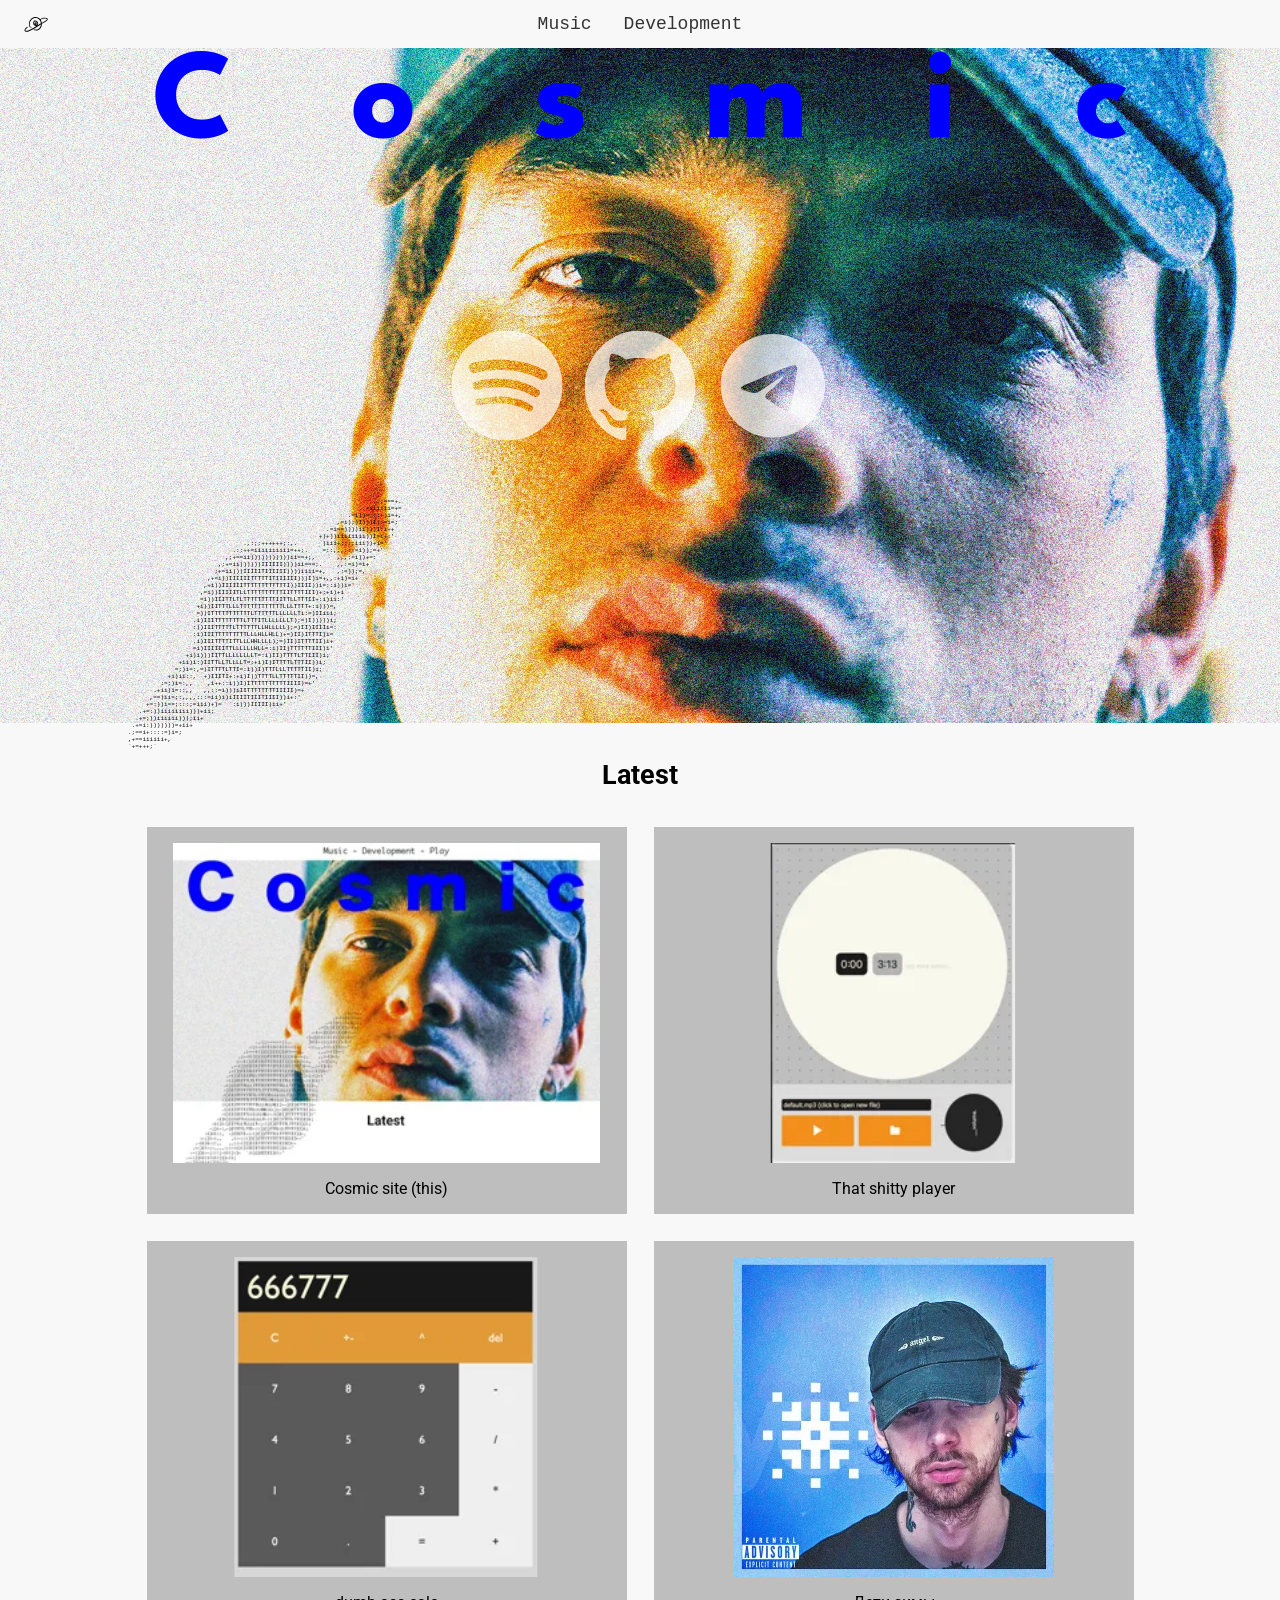
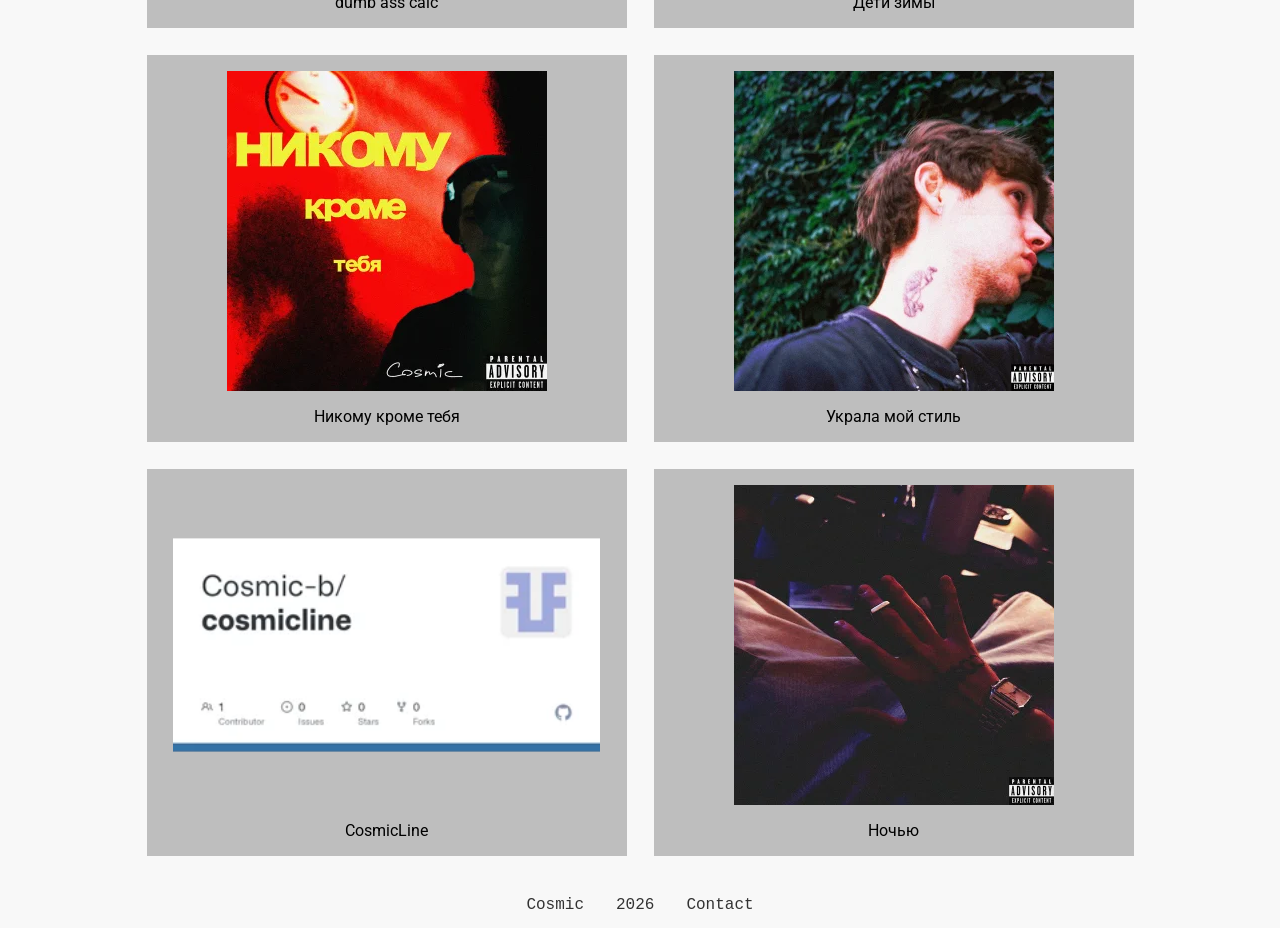
<file: index.html>
<!DOCTYPE html>
<html>
<head>
    <meta charset="UTF-8">
    <meta name="viewport" content="width=device-width, initial-scale=1.0">
    <link rel="icon" type="image/svg+xml" href="./assets/images/logo.svg">
    <link rel="stylesheet" href="./assets/css/base.css">
    <link rel="stylesheet" href="./assets/css/index.css">
    <title>
        Cosmic
    </title>
    <link href="https://fonts.googleapis.com/css2?family=Roboto:ital,wght@0,100..900;1,100..900&display=swap" rel="stylesheet">
    <link rel="preconnect" href="https://fonts.googleapis.com">
    <link rel="preconnect" href="https://fonts.gstatic.com" crossorigin>
    <link href="https://fonts.googleapis.com/css2?family=League+Spartan:wght@100..900&display=swap" rel="stylesheet">
</head>
<body>
    <header>
        <nav id="header-menu">
        <a class="logo-link" href="index.html" aria-label="Cosmic home">
        <svg id="logo" xmlns="http://www.w3.org/2000/svg" width="1024" height="1024" viewBox="0 0 1024 1024" aria-hidden="true">
<g>
<path d="M 82.50 846.30 C57.64,843.03 37.98,830.33 29.20,811.90 C23.64,800.22 22.49,794.64 22.59,780.00 C22.68,765.93 24.62,756.57 30.36,742.49 C38.23,723.19 49.87,707.88 73.65,685.56 C94.75,665.75 105.52,657.56 133.26,640.25 C154.80,626.81 158.21,625.00 161.95,625.00 C165.45,625.00 166.80,625.60 169.60,628.40 C172.86,631.66 173.47,633.56 173.01,638.98 C172.72,642.39 171.19,644.33 163.31,651.26 C132.33,678.55 85.60,725.61 75.78,739.41 C66.05,753.09 60.98,767.08 61.02,780.14 C61.05,788.91 63.08,794.11 68.26,798.65 C74.15,803.83 77.57,804.51 97.00,804.40 C111.84,804.31 116.48,803.88 127.50,801.60 C157.12,795.47 181.54,786.62 234.00,762.99 C323.34,722.75 439.97,657.00 618.00,546.48 C636.42,535.05 666.80,516.52 685.50,505.31 C704.20,494.10 719.91,484.33 720.41,483.60 C722.50,480.54 715.79,447.05 708.85,426.00 C683.40,348.73 630.60,292.09 561.22,267.64 C538.24,259.54 519.80,256.14 494.46,255.31 C460.11,254.18 431.90,259.50 400.23,273.08 C336.15,300.55 282.23,360.71 257.34,432.50 C246.61,463.45 240.38,510.16 242.87,541.00 C246.60,587.15 260.31,618.28 285.19,637.02 C296.99,645.91 301.34,648.13 311.88,650.61 C323.89,653.44 327.00,656.18 327.00,663.91 C327.00,667.88 326.48,669.35 324.17,671.82 C319.33,677.00 315.82,676.96 299.38,671.55 C291.48,668.95 281.53,665.13 277.26,663.06 C248.10,648.95 225.45,615.73 215.54,572.59 C205.94,530.78 207.98,472.19 220.61,426.50 C236.13,370.40 265.93,321.16 307.34,283.18 C389.01,208.29 497.22,190.43 596.00,235.53 C625.44,248.97 648.94,265.09 672.08,287.71 C683.61,298.98 684.96,300.00 688.38,300.00 C690.42,300.00 693.43,300.69 695.05,301.52 C697.99,303.04 698.02,303.03 706.61,296.08 C721.94,283.68 766.67,262.48 794.60,254.39 C842.92,240.38 898.85,240.40 956.28,254.47 C982.53,260.89 993.78,265.88 1003.14,275.24 C1010.77,282.87 1014.33,291.17 1014.81,302.50 C1015.68,322.70 1007.42,339.48 986.00,361.06 C956.71,390.56 909.36,422.64 827.50,468.47 C811.00,477.71 789.85,489.90 780.50,495.55 L 763.50 505.84 L 763.29 514.67 C762.45,549.02 756.27,585.69 746.35,615.00 C733.37,653.38 713.90,685.67 687.02,713.37 C656.48,744.85 624.03,766.69 591.70,777.50 C571.52,784.26 542.26,788.94 520.00,788.98 C505.16,789.00 474.43,785.71 455.00,782.01 C447.12,780.51 419.17,773.10 415.31,771.48 C411.04,769.70 408.01,764.63 408.00,759.28 C408.00,754.19 412.37,748.53 417.33,747.20 C420.29,746.41 435.25,747.18 471.05,749.95 C478.51,750.53 494.03,751.00 505.55,750.99 C553.10,750.96 581.42,744.51 609.13,727.37 C646.03,704.54 675.44,671.53 695.45,630.50 C709.36,601.96 716.48,578.30 720.52,547.18 C721.40,540.40 721.98,534.20 721.81,533.39 C721.58,532.31 719.09,533.44 712.50,537.59 C707.55,540.71 695.40,548.29 685.50,554.45 C675.60,560.60 632.17,587.62 589.00,614.48 C481.79,681.20 444.28,703.58 390.48,732.94 C344.44,758.06 264.88,797.04 220.17,816.39 C179.84,833.84 148.56,842.65 115.14,845.97 C105.18,846.96 88.75,847.13 82.50,846.30 ZM 771.12 455.13 C776.83,451.91 796.12,441.50 814.00,432.00 C866.93,403.87 893.17,388.75 916.00,373.24 C953.47,347.78 976.43,323.73 978.64,307.64 C978.99,305.02 978.75,302.41 978.02,301.04 C974.57,294.59 935.66,283.24 902.00,278.87 C889.60,277.25 854.09,277.25 842.00,278.86 C814.30,282.55 795.69,287.58 767.50,298.99 C743.31,308.78 731.38,315.18 721.01,323.93 C715.79,328.33 711.40,332.30 711.25,332.76 C711.09,333.22 714.21,338.97 718.16,345.55 C736.24,375.58 749.35,410.15 756.53,446.75 C758.07,454.59 759.65,461.00 760.04,461.00 C760.43,461.00 765.42,458.36 771.12,455.13 ZM 483.00 592.04 C458.90,586.89 435.01,572.15 422.19,554.54 C420.18,551.77 416.04,546.53 413.01,542.89 C391.77,517.42 385.90,469.78 398.57,425.75 C411.91,379.42 436.49,360.73 478.47,365.00 C509.27,368.13 531.78,377.52 560.03,399.02 C578.47,413.06 595.18,436.64 602.16,458.49 C611.65,488.21 606.71,520.88 588.71,547.42 C583.29,555.41 571.18,567.94 563.11,573.91 C551.07,582.81 535.19,589.72 520.16,592.60 C510.12,594.52 493.41,594.27 483.00,592.04 ZM 487.27 554.67 C488.77,550.64 490.00,547.04 490.00,546.69 C490.00,546.33 486.40,547.87 482.00,550.12 C477.60,552.37 474.00,554.69 474.00,555.28 C474.00,555.86 473.27,557.14 472.39,558.12 C470.88,559.79 470.96,559.95 473.64,560.54 C475.21,560.89 476.95,561.33 477.50,561.51 C478.05,561.69 479.86,561.88 481.52,561.92 C484.38,562.00 484.69,561.60 487.27,554.67 ZM 523.80 554.94 C544.27,545.58 559.87,529.01 566.61,509.49 C570.41,498.51 570.64,483.16 567.17,472.00 C560.73,451.26 547.26,434.46 525.16,419.61 C513.06,411.48 505.21,407.82 492.50,404.38 C483.89,402.04 480.48,401.65 468.00,401.58 C454.96,401.51 453.10,401.72 449.50,403.66 C438.88,409.39 430.35,425.44 424.84,450.07 C422.81,459.10 422.50,463.12 422.54,480.00 C422.58,501.47 423.51,506.91 429.17,518.82 C432.06,524.91 439.56,534.00 441.69,534.00 C442.26,534.00 442.96,531.38 443.25,528.17 C443.58,524.51 445.10,519.49 447.34,514.63 L 450.91 506.91 L 446.95 503.33 C441.20,498.14 439.54,491.72 440.34,477.79 C440.67,471.89 441.58,465.54 442.35,463.70 C446.05,454.85 457.51,452.35 465.11,458.74 L 468.27 461.40 L 472.38 456.52 C478.64,449.10 502.84,428.26 508.44,425.47 C514.37,422.51 519.76,422.32 524.79,424.89 C534.38,429.79 537.44,440.32 532.86,452.71 C531.03,457.68 528.94,460.27 518.10,471.00 C506.15,482.83 495.15,496.03 484.51,511.30 C481.90,515.04 479.99,518.32 480.25,518.58 C480.51,518.84 488.09,513.50 497.11,506.72 C517.54,491.35 534.49,480.40 540.20,478.87 C551.47,475.86 561.04,483.39 560.98,495.22 C560.93,504.21 554.66,512.05 542.62,518.17 C536.48,521.29 533.41,524.11 526.90,532.59 C523.23,537.38 513.00,556.25 513.00,558.23 C513.00,559.41 516.06,558.48 523.80,554.94 Z" fill="rgba(0,0,0,1)"/>
</g>
</svg>
        </a>
            <ul class="navi">
                <li><a href="music.html">Music</a></li>
                <li><a href="dev.html">Development</a></li>
            </ul>
            <div id="compensate"></div>
        </nav>
    </header>
    <div class="hero">
        <h1>Cosmic</h1>
        <nav class="hero-cta" aria-label="Cosmic social links">
            <a class="hero-cta__link" href="https://open.spotify.com/artist/3xP0LKYNEQC7wCrUZuH3N1?si=NHLCupB8RtOrpmTuNDvZfg" aria-label="Listen to Cosmic on Spotify">
                <img src="./assets/images/social/spotify.svg" alt="" aria-hidden="true">
            </a>
            <a class="hero-cta__link" href="https://github.com/Cosmic-b" target="_blank" rel="noopener noreferrer" aria-label="View Cosmic on GitHub">
                <img src="./assets/images/social/github.svg" alt="" aria-hidden="true">
            </a>
            <a class="hero-cta__link" href="https://t.me/Cosmic_b" target="_blank" rel="noopener noreferrer" aria-label="Contact Cosmic on Telegram">
                <img src="./assets/images/social/telegram.svg" alt="" aria-hidden="true">
            </a>
        </nav>
    </div>
    <div class="ascii-art"><pre>                                                                    ..;===+.
                                                                .:=iiiiii=+=
                                                             .=i))=;::+)i=+,
                                                          ,=i);)I)))I):=i=;
                                                       .=i==))))ii)))I:i++
                                                     +)+))iiiiiiii))I=i+:'
                                .,:;;++++++;:,.       )iii+:::;iii))+i='
                             .:;++=iiiiiiiiii=++;.    =::,,,:::=i));=+'
                           ,;+==ii)))))))))))ii==+;,      ,,,:=i))+=:
                         ,;+=ii))))))IIIIII))))ii===;.    ,,:=i)=i+
                        ;+=ii)))IIIIITIIIIII))))iiii=+,   ,:=));=,
                      ,+=i))IIIIIITTTTTITIIIIII)))I)i=+,,:+i)=i+
                     ,+i))IIIIIITTTTTTTTTTTTI))IIII))i=::i))i='
                    ,=i))IIIIITLLTTTTTTTTTTIITTTTIII)+;+i)+i`
                    =i))IIITTLTLTTTTTTTTTIITTLLTTTII+:i)ii:'
                   +i))IITTTLLLTTTTTTTTTTTTLLLTTTT+:i)))=,
                   =))ITTTTTTTTTTTLTTTTTTLLLLLLTi:=)IIiii;
                  .i)IIITTTTTTTTLTTTITLLLLLLLT);=)I)))))i;
                  :))IIITTTTTLTTTTTTLLHLLLLL);=)II)IIIIi=:
                  :i)IIITTTTTTTTTLLLHLLHLL)+=)II)ITTTI)i=
                  .i)IIITTTTITTLLLHHLLLL);=)II)ITTTTII)i+
                  =i)IIIIIITTLLLLLLHLL=:i)II)TTTTTTIII)i'
                +i)i)))IITTLLLLLLLLT=:i)II)TTTTLTTIII)i;
              +ii)i:)IITTLLTLLLLT=;+i)I)ITTTTLTTTII))i;
             =;)i=:,=)ITTTTLTTI=:i))I)TTTLLLTTTTTII)i;
           +i)ii::,  +)IIITI+:+i)I))TTTTLLTTTTTII))=,
         :=;)i=:,,    ,i++::i))I)ITTTTTTTTTTIIII)=+'
       .+ii)i=::,,   ,,::=i)))iIITTTTTTTTIIIII)=+
      ,==)ii=;:,,,,:::=ii)i)iIIIITIIITIIII))i+:'
     +=:))i==;:::;=iii)+)=  `:i)))IIIII)ii+'
   .+=:))iiiiiiii)))+ii;
  .+=;))iiiiii)));ii+
 .+=i:)))))))=+ii+
.;==i+::::=)i=;
,+==iiiiii+,
`+=+++;`
</pre></div>
    <div id='main-block'>
        <h2>Latest</h2>
        <div
            id="project-list"
            data-project-list
            data-project-limit="8"
            data-card-class="project-preview"
            data-image-class="thumbnail"
        >
        </div>
    </div>
    <footer>
        <nav id="footer-menu">
            <ul class="navi">
                <li><a href="#">Cosmic</a></li>
                <li><span class="footer-year">2026</span></li>
                <li><a href="#contact" data-contact-link>Contact</a></li>
            </ul>
        </nav>
    </footer>
    <script src="./main.js?v=20260731"></script>
</body>
</html>
</file>
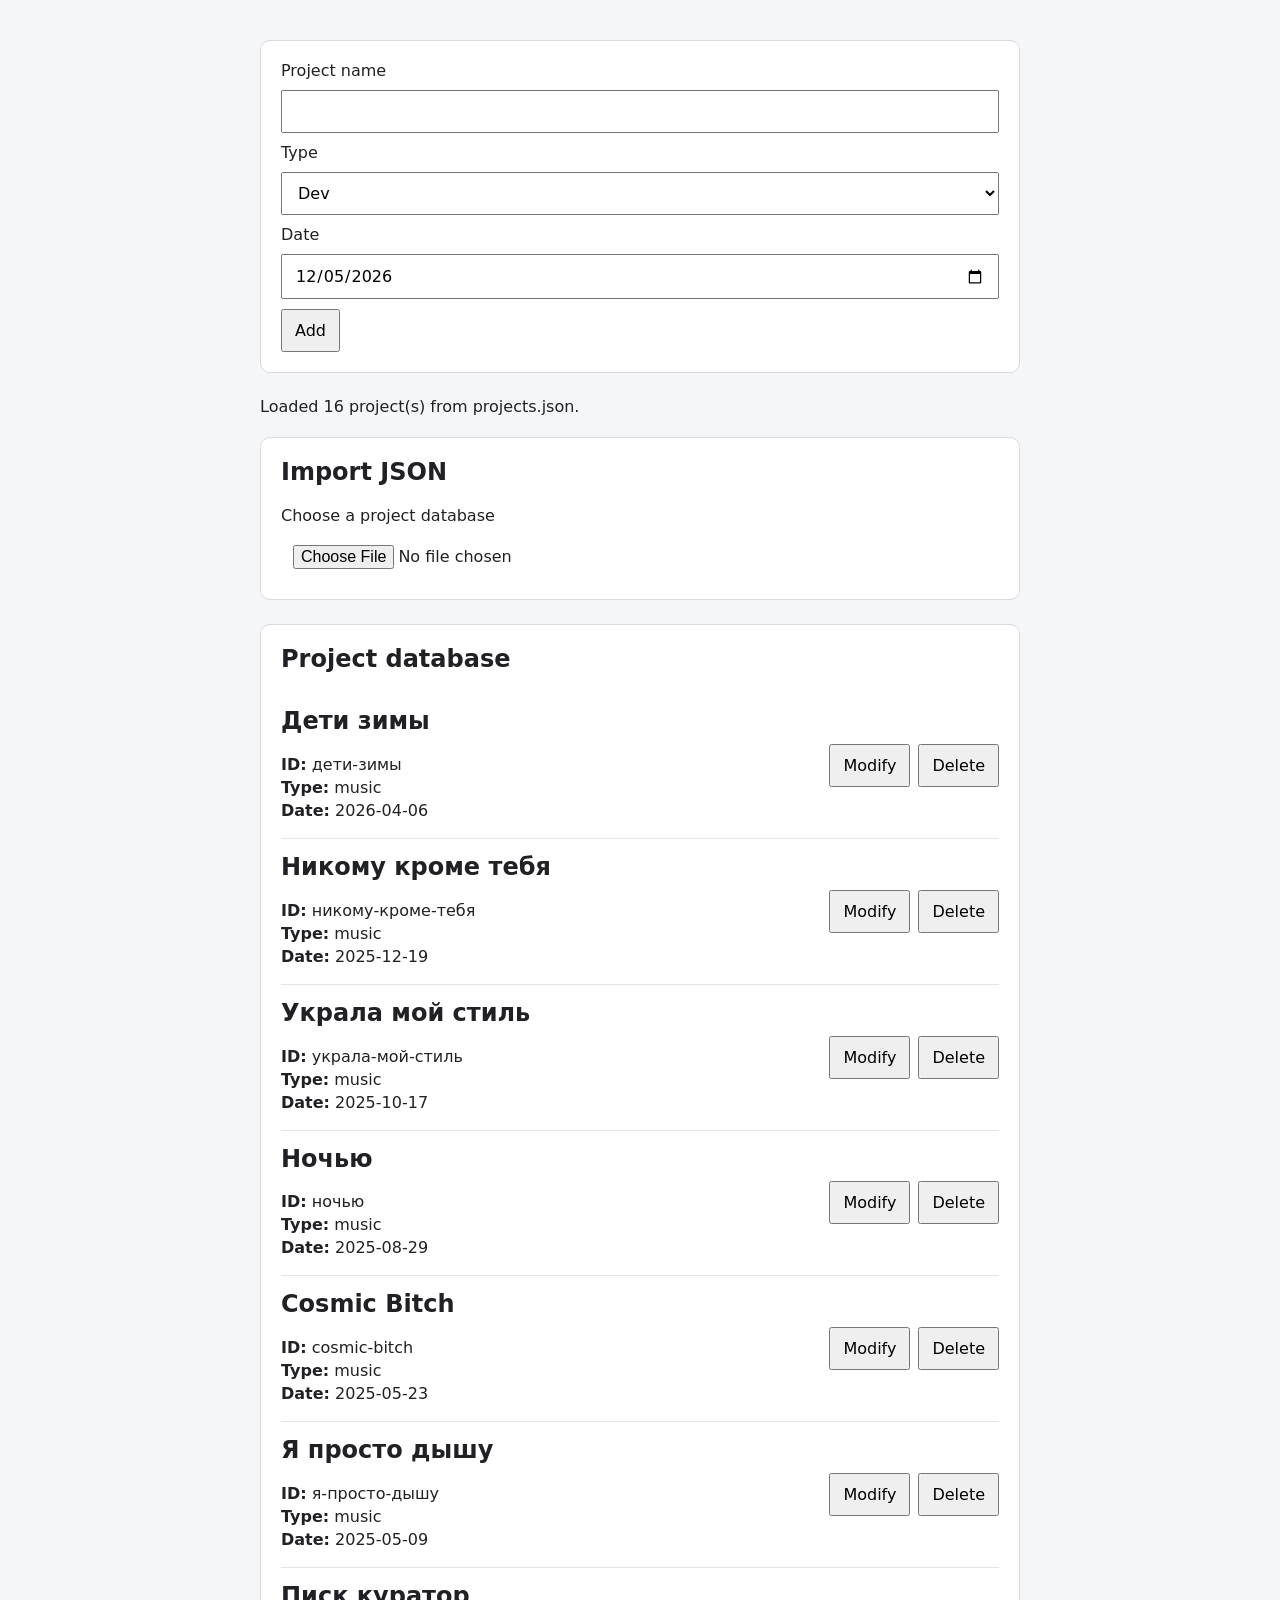
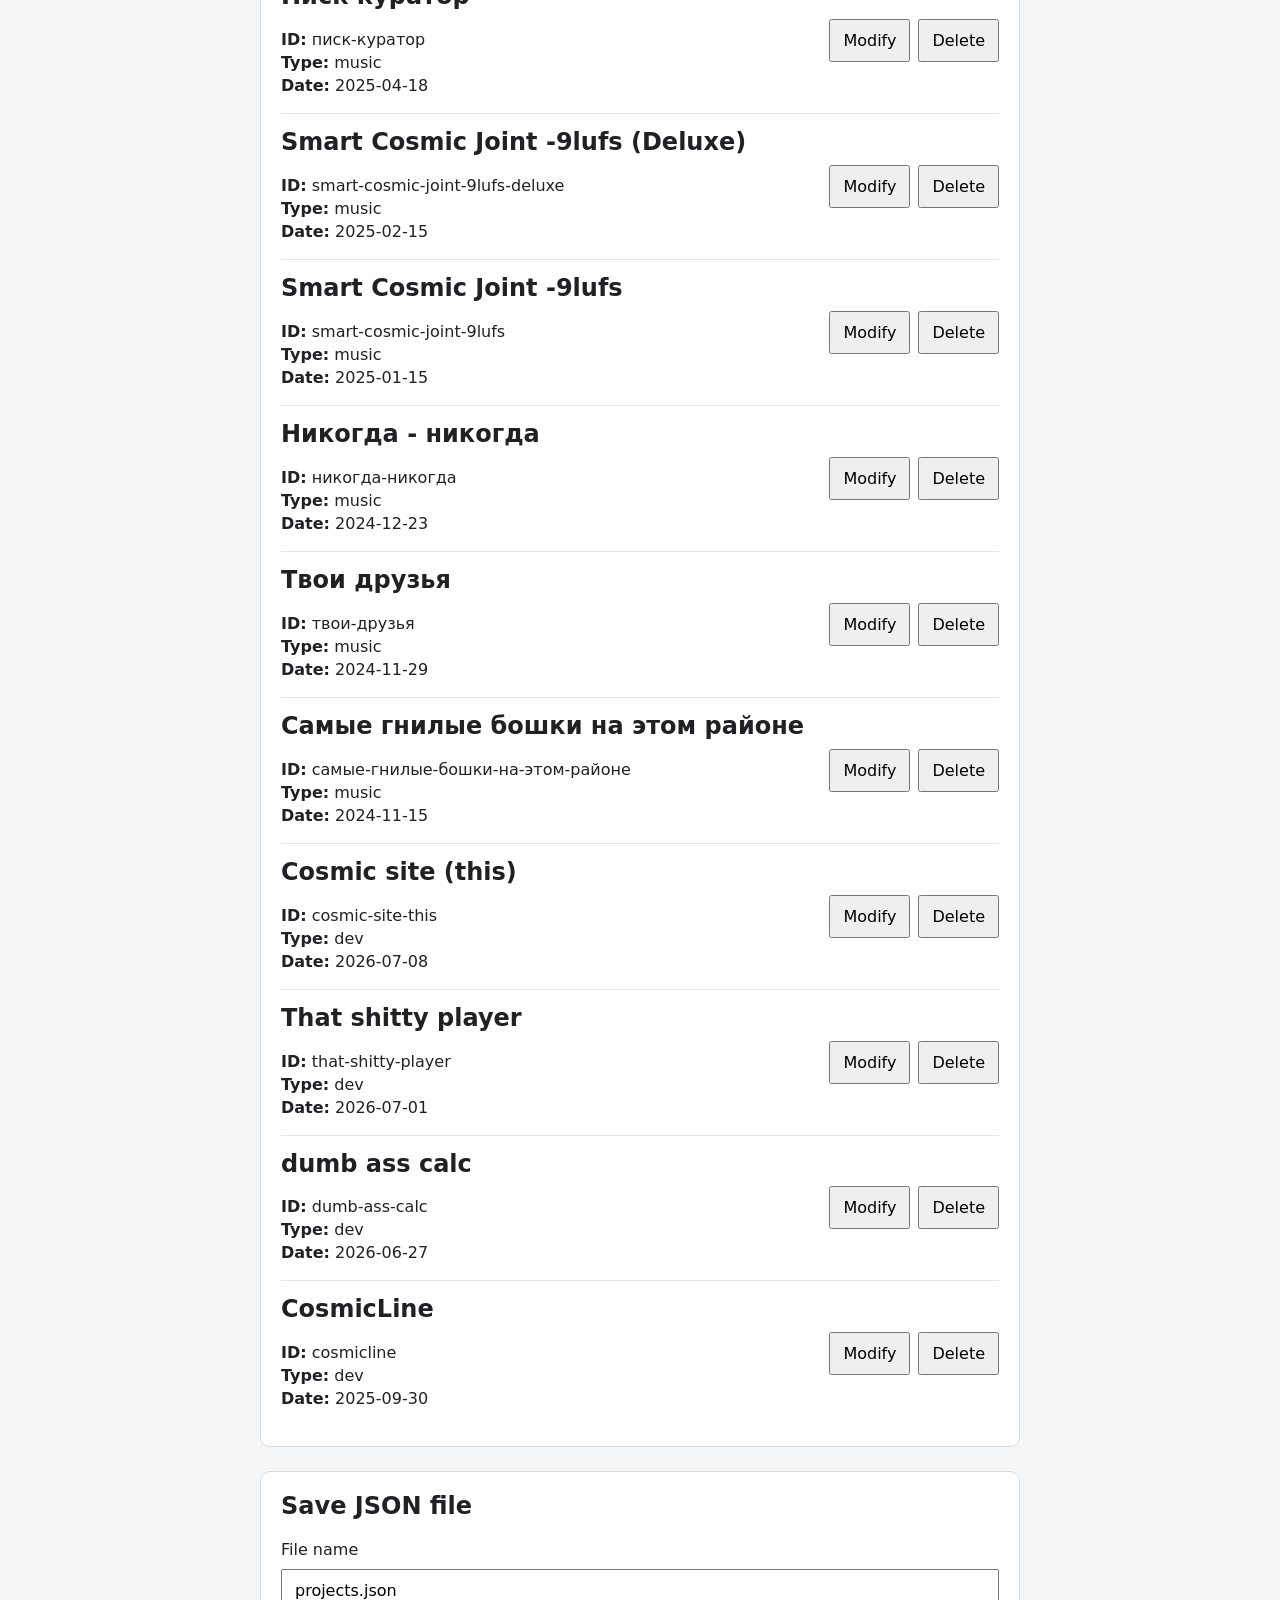
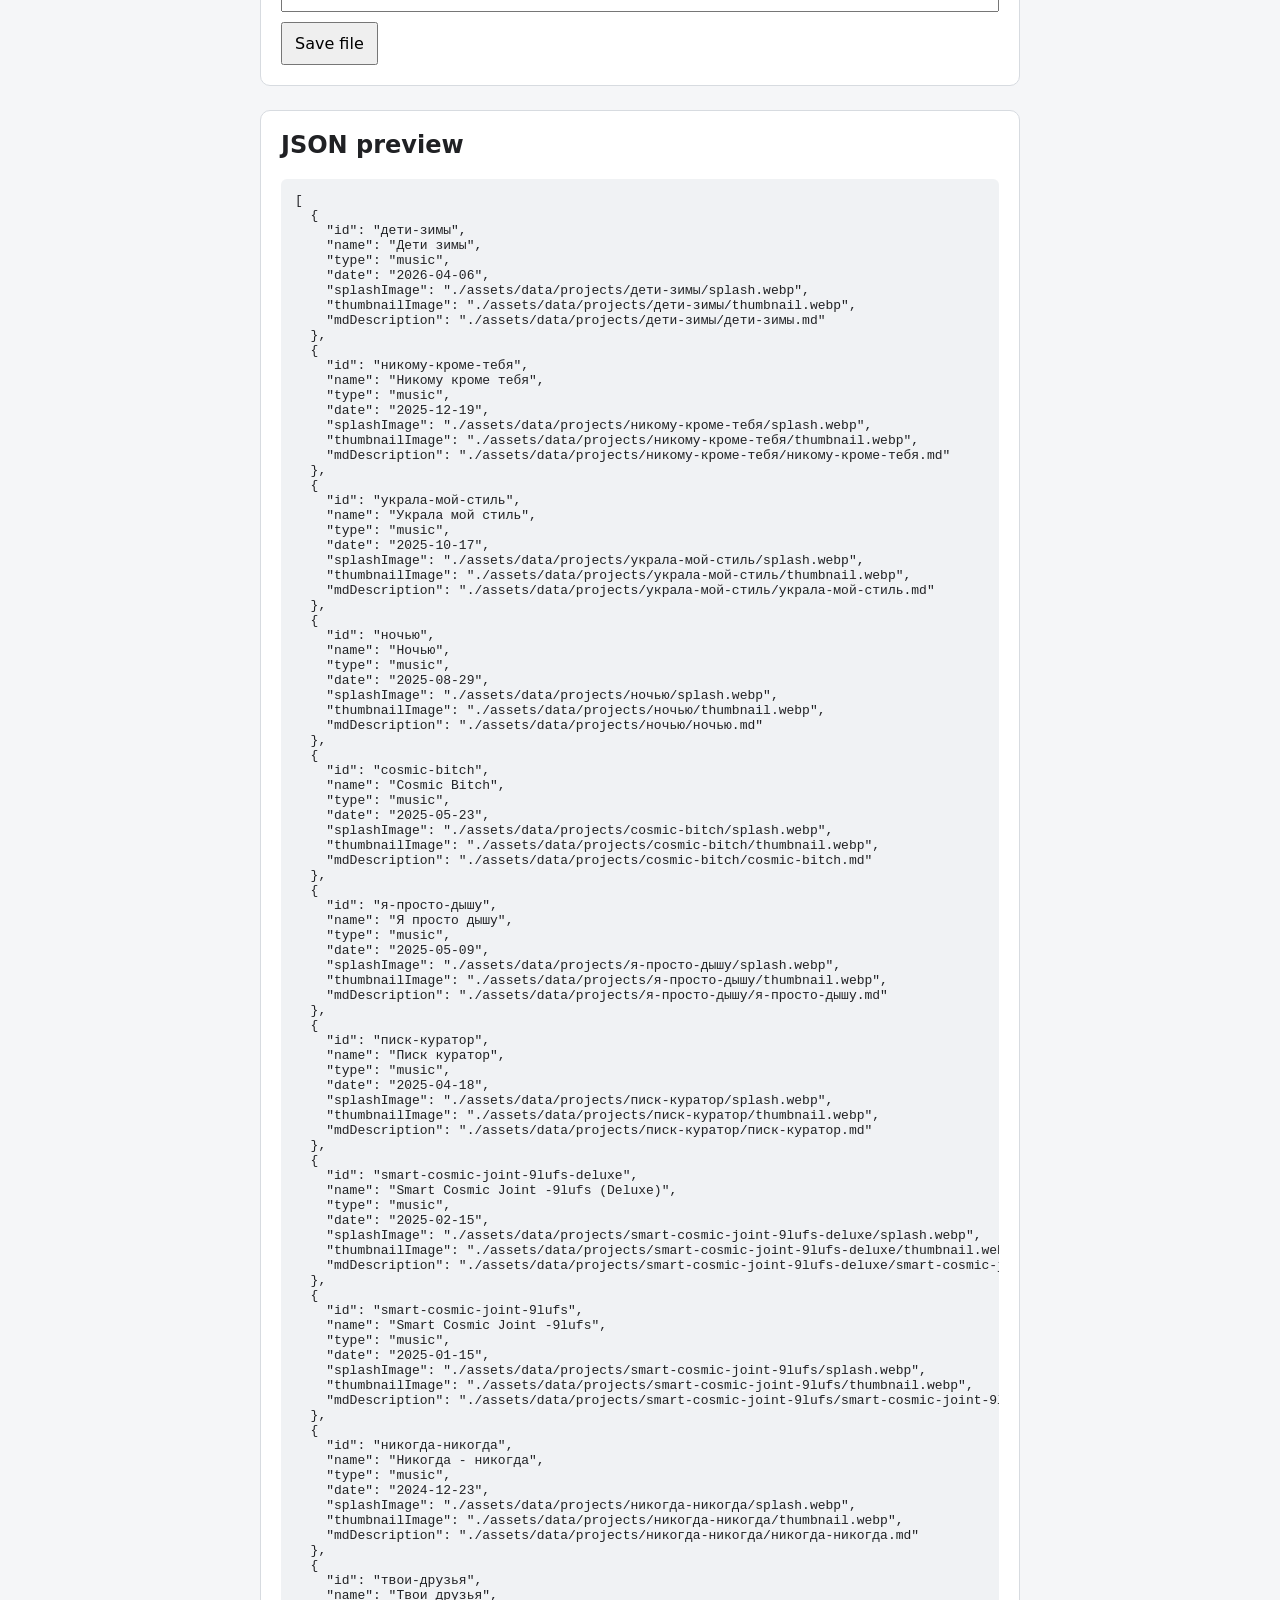
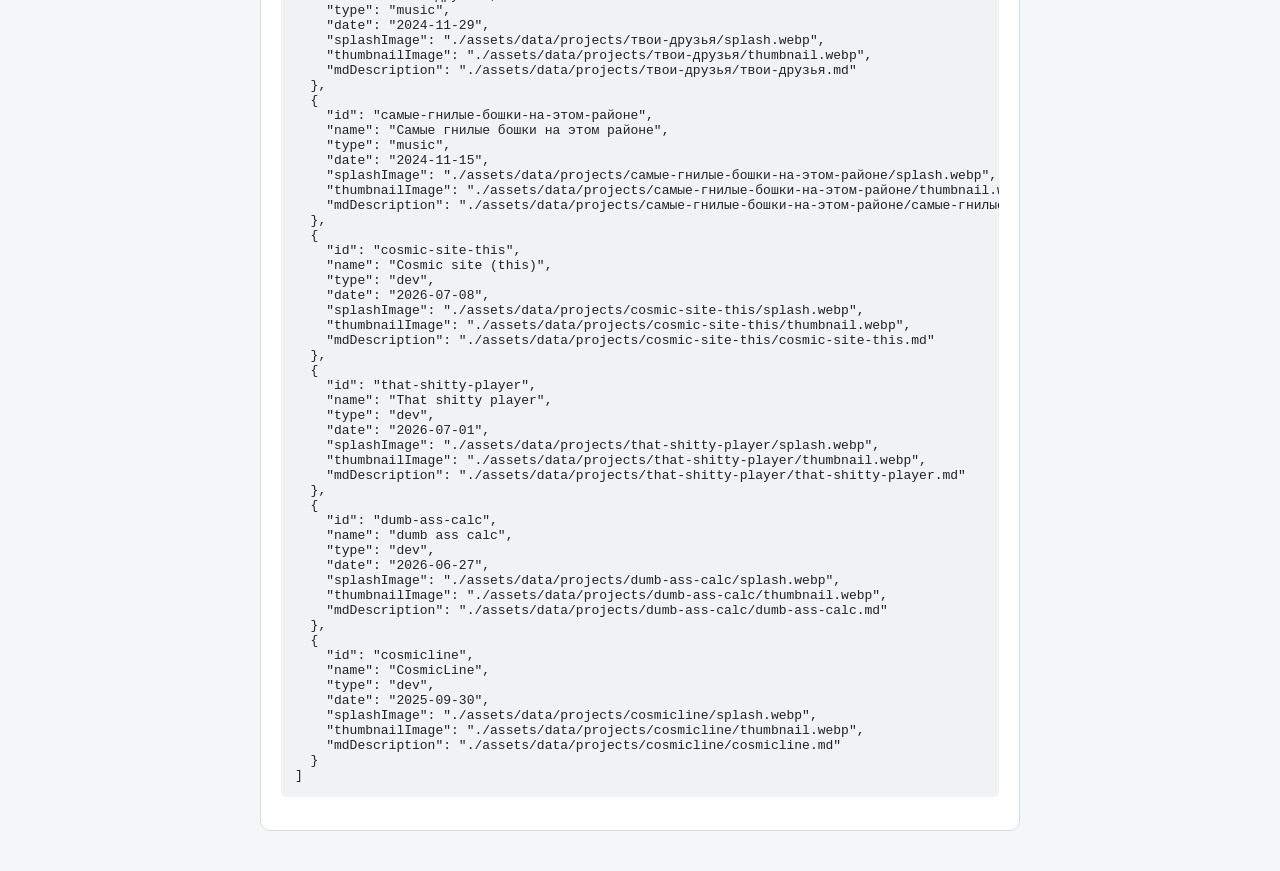
<file: admin/backroll/index.html>
<!DOCTYPE html>
<html lang="en">
<head>
    <meta charset="UTF-8">
    <meta name="viewport" content="width=device-width, initial-scale=1.0">

    <title>Backroll</title>

    <link rel="stylesheet" href="./backroll.css">
    <script src="./backroll.js" defer></script>
</head>

<body>

    <main>

        <form id="project-form">

            <label for="name">Project name</label>
            <input
                id="name"
                name="name"
                type="text"
                autocomplete="off"
                required
            >

            <label for="type">Type</label>
            <select id="type" name="type" required>
                <option value="dev">Dev</option>
                <option value="music">Music</option>
            </select>

            <label for="date">Date</label>
            <input
                id="date"
                name="date"
                type="date"
                required
            >

            <div class="form-actions">
                <button id="submit-button" type="submit">
                    Add
                </button>
                <button id="cancel-button" type="button" hidden>
                    Cancel
                </button>
            </div>

        </form>

        <p id="status" role="status" aria-live="polite"></p>

        <section aria-labelledby="json-input-heading">
            <h1 id="json-input-heading">Import JSON</h1>
            <label for="json-file">
                Choose a project database
            </label>
            <input
                id="json-file"
                type="file"
                accept=".json,application/json"
            >
        </section>

        <section aria-labelledby="database-heading">
            <h1 id="database-heading">Project database</h1>
            <div id="database-list"></div>
        </section>

        <section aria-labelledby="save-heading">
            <h2 id="save-heading">Save JSON file</h2>
            <label for="save-filename">File name</label>
            <input
                id="save-filename"
                type="text"
                value="projects.json"
                autocomplete="off"
            >
            <button id="save-json-button" type="button">
                Save file
            </button>
        </section>

        <section aria-labelledby="json-heading">
            <h2 id="json-heading">JSON preview</h2>
            <pre id="output"></pre>
        </section>

    </main>

</body>
</html>
</file>
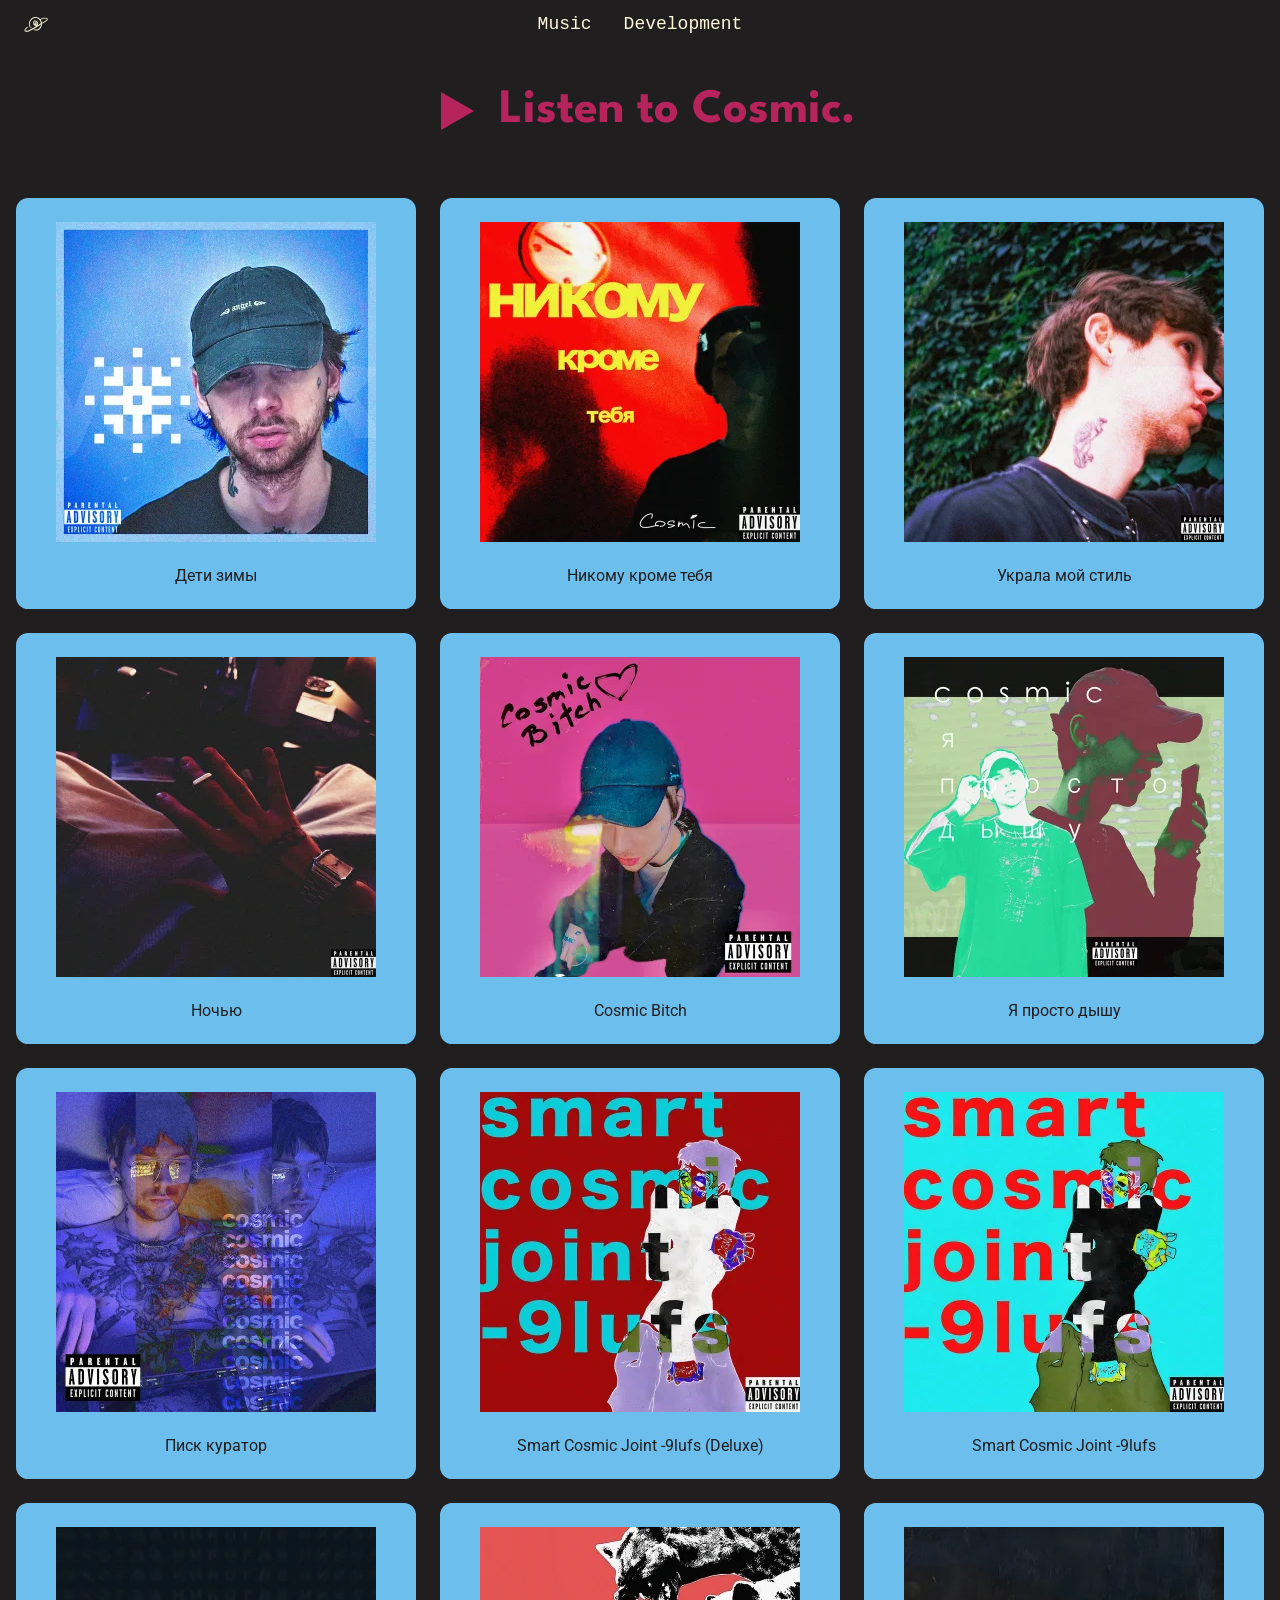
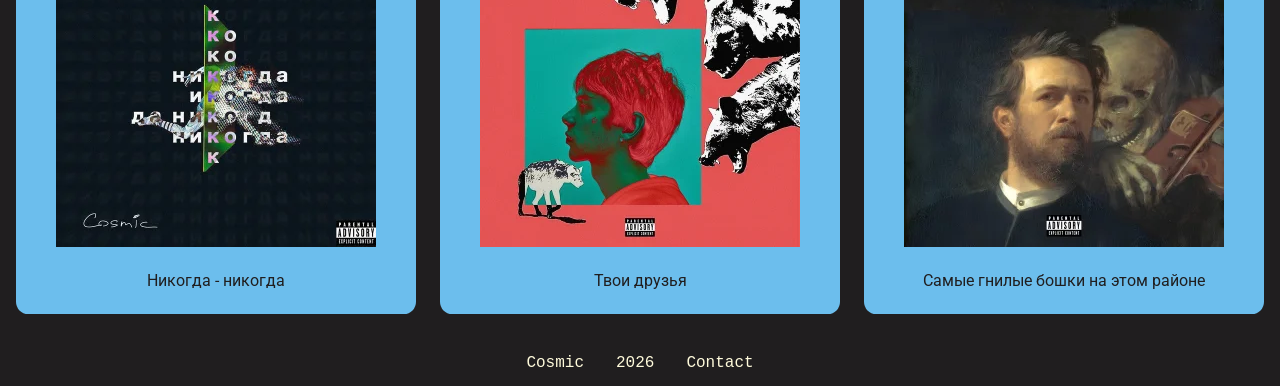
<file: music.html>
<!DOCTYPE html>
<head>
    <meta charset="UTF-8">
    <meta name="viewport" content="width=device-width, initial-scale=1.0">
    <link rel="icon" type="image/svg+xml" href="./assets/images/logo.svg">
    <link rel="stylesheet" href="./assets/css/base.css">
    <link rel="stylesheet" href="./assets/css/music.css">
    <title>Music by Cosmic</title>
    <link href="https://fonts.googleapis.com/css2?family=Roboto:ital,wght@0,100..900;1,100..900&display=swap" rel="stylesheet">
    <link rel="preconnect" href="https://fonts.googleapis.com">
    <link rel="preconnect" href="https://fonts.gstatic.com" crossorigin>
    <link href="https://fonts.googleapis.com/css2?family=League+Spartan:wght@100..900&display=swap" rel="stylesheet">
</head>
<body id="music-body">
    <header>
        <nav id="header-menu">
            <a class="logo-link" href="index.html" aria-label="Cosmic home">
            <svg id="logo" xmlns="http://www.w3.org/2000/svg" width="1024" height="1024" viewBox="0 0 1024 1024" aria-hidden="true">
            <g>
            <path d="M 82.50 846.30 C57.64,843.03 37.98,830.33 29.20,811.90 C23.64,800.22 22.49,794.64 22.59,780.00 C22.68,765.93 24.62,756.57 30.36,742.49 C38.23,723.19 49.87,707.88 73.65,685.56 C94.75,665.75 105.52,657.56 133.26,640.25 C154.80,626.81 158.21,625.00 161.95,625.00 C165.45,625.00 166.80,625.60 169.60,628.40 C172.86,631.66 173.47,633.56 173.01,638.98 C172.72,642.39 171.19,644.33 163.31,651.26 C132.33,678.55 85.60,725.61 75.78,739.41 C66.05,753.09 60.98,767.08 61.02,780.14 C61.05,788.91 63.08,794.11 68.26,798.65 C74.15,803.83 77.57,804.51 97.00,804.40 C111.84,804.31 116.48,803.88 127.50,801.60 C157.12,795.47 181.54,786.62 234.00,762.99 C323.34,722.75 439.97,657.00 618.00,546.48 C636.42,535.05 666.80,516.52 685.50,505.31 C704.20,494.10 719.91,484.33 720.41,483.60 C722.50,480.54 715.79,447.05 708.85,426.00 C683.40,348.73 630.60,292.09 561.22,267.64 C538.24,259.54 519.80,256.14 494.46,255.31 C460.11,254.18 431.90,259.50 400.23,273.08 C336.15,300.55 282.23,360.71 257.34,432.50 C246.61,463.45 240.38,510.16 242.87,541.00 C246.60,587.15 260.31,618.28 285.19,637.02 C296.99,645.91 301.34,648.13 311.88,650.61 C323.89,653.44 327.00,656.18 327.00,663.91 C327.00,667.88 326.48,669.35 324.17,671.82 C319.33,677.00 315.82,676.96 299.38,671.55 C291.48,668.95 281.53,665.13 277.26,663.06 C248.10,648.95 225.45,615.73 215.54,572.59 C205.94,530.78 207.98,472.19 220.61,426.50 C236.13,370.40 265.93,321.16 307.34,283.18 C389.01,208.29 497.22,190.43 596.00,235.53 C625.44,248.97 648.94,265.09 672.08,287.71 C683.61,298.98 684.96,300.00 688.38,300.00 C690.42,300.00 693.43,300.69 695.05,301.52 C697.99,303.04 698.02,303.03 706.61,296.08 C721.94,283.68 766.67,262.48 794.60,254.39 C842.92,240.38 898.85,240.40 956.28,254.47 C982.53,260.89 993.78,265.88 1003.14,275.24 C1010.77,282.87 1014.33,291.17 1014.81,302.50 C1015.68,322.70 1007.42,339.48 986.00,361.06 C956.71,390.56 909.36,422.64 827.50,468.47 C811.00,477.71 789.85,489.90 780.50,495.55 L 763.50 505.84 L 763.29 514.67 C762.45,549.02 756.27,585.69 746.35,615.00 C733.37,653.38 713.90,685.67 687.02,713.37 C656.48,744.85 624.03,766.69 591.70,777.50 C571.52,784.26 542.26,788.94 520.00,788.98 C505.16,789.00 474.43,785.71 455.00,782.01 C447.12,780.51 419.17,773.10 415.31,771.48 C411.04,769.70 408.01,764.63 408.00,759.28 C408.00,754.19 412.37,748.53 417.33,747.20 C420.29,746.41 435.25,747.18 471.05,749.95 C478.51,750.53 494.03,751.00 505.55,750.99 C553.10,750.96 581.42,744.51 609.13,727.37 C646.03,704.54 675.44,671.53 695.45,630.50 C709.36,601.96 716.48,578.30 720.52,547.18 C721.40,540.40 721.98,534.20 721.81,533.39 C721.58,532.31 719.09,533.44 712.50,537.59 C707.55,540.71 695.40,548.29 685.50,554.45 C675.60,560.60 632.17,587.62 589.00,614.48 C481.79,681.20 444.28,703.58 390.48,732.94 C344.44,758.06 264.88,797.04 220.17,816.39 C179.84,833.84 148.56,842.65 115.14,845.97 C105.18,846.96 88.75,847.13 82.50,846.30 ZM 771.12 455.13 C776.83,451.91 796.12,441.50 814.00,432.00 C866.93,403.87 893.17,388.75 916.00,373.24 C953.47,347.78 976.43,323.73 978.64,307.64 C978.99,305.02 978.75,302.41 978.02,301.04 C974.57,294.59 935.66,283.24 902.00,278.87 C889.60,277.25 854.09,277.25 842.00,278.86 C814.30,282.55 795.69,287.58 767.50,298.99 C743.31,308.78 731.38,315.18 721.01,323.93 C715.79,328.33 711.40,332.30 711.25,332.76 C711.09,333.22 714.21,338.97 718.16,345.55 C736.24,375.58 749.35,410.15 756.53,446.75 C758.07,454.59 759.65,461.00 760.04,461.00 C760.43,461.00 765.42,458.36 771.12,455.13 ZM 483.00 592.04 C458.90,586.89 435.01,572.15 422.19,554.54 C420.18,551.77 416.04,546.53 413.01,542.89 C391.77,517.42 385.90,469.78 398.57,425.75 C411.91,379.42 436.49,360.73 478.47,365.00 C509.27,368.13 531.78,377.52 560.03,399.02 C578.47,413.06 595.18,436.64 602.16,458.49 C611.65,488.21 606.71,520.88 588.71,547.42 C583.29,555.41 571.18,567.94 563.11,573.91 C551.07,582.81 535.19,589.72 520.16,592.60 C510.12,594.52 493.41,594.27 483.00,592.04 ZM 487.27 554.67 C488.77,550.64 490.00,547.04 490.00,546.69 C490.00,546.33 486.40,547.87 482.00,550.12 C477.60,552.37 474.00,554.69 474.00,555.28 C474.00,555.86 473.27,557.14 472.39,558.12 C470.88,559.79 470.96,559.95 473.64,560.54 C475.21,560.89 476.95,561.33 477.50,561.51 C478.05,561.69 479.86,561.88 481.52,561.92 C484.38,562.00 484.69,561.60 487.27,554.67 ZM 523.80 554.94 C544.27,545.58 559.87,529.01 566.61,509.49 C570.41,498.51 570.64,483.16 567.17,472.00 C560.73,451.26 547.26,434.46 525.16,419.61 C513.06,411.48 505.21,407.82 492.50,404.38 C483.89,402.04 480.48,401.65 468.00,401.58 C454.96,401.51 453.10,401.72 449.50,403.66 C438.88,409.39 430.35,425.44 424.84,450.07 C422.81,459.10 422.50,463.12 422.54,480.00 C422.58,501.47 423.51,506.91 429.17,518.82 C432.06,524.91 439.56,534.00 441.69,534.00 C442.26,534.00 442.96,531.38 443.25,528.17 C443.58,524.51 445.10,519.49 447.34,514.63 L 450.91 506.91 L 446.95 503.33 C441.20,498.14 439.54,491.72 440.34,477.79 C440.67,471.89 441.58,465.54 442.35,463.70 C446.05,454.85 457.51,452.35 465.11,458.74 L 468.27 461.40 L 472.38 456.52 C478.64,449.10 502.84,428.26 508.44,425.47 C514.37,422.51 519.76,422.32 524.79,424.89 C534.38,429.79 537.44,440.32 532.86,452.71 C531.03,457.68 528.94,460.27 518.10,471.00 C506.15,482.83 495.15,496.03 484.51,511.30 C481.90,515.04 479.99,518.32 480.25,518.58 C480.51,518.84 488.09,513.50 497.11,506.72 C517.54,491.35 534.49,480.40 540.20,478.87 C551.47,475.86 561.04,483.39 560.98,495.22 C560.93,504.21 554.66,512.05 542.62,518.17 C536.48,521.29 533.41,524.11 526.90,532.59 C523.23,537.38 513.00,556.25 513.00,558.23 C513.00,559.41 516.06,558.48 523.80,554.94 Z" fill="currentColor"/>
            </g>
            </svg>
            </a>
            <ul class="navi">
                <li><a href="music.html">Music</a></li>
                <li><a href="dev.html">Development</a></li>
            </ul>
            <div id="compensate"></div>
        </nav>
    </header>
    <div id='main-block'>
        <div class="radio-heading">
            <button
                id="play-radio"
                type="button"
                aria-label="Play Cosmic Radio"
                aria-pressed="false"
                title="Play Cosmic Radio"
            >
                <svg
                    class="radio-icon radio-icon--play"
                    viewBox="0 0 48 48"
                    aria-hidden="true"
                    focusable="false"
                >
                    <path d="M10 5L43 24L10 43Z"/>
                </svg>
                <svg
                    class="radio-icon radio-icon--pause"
                    viewBox="0 0 48 48"
                    aria-hidden="true"
                    focusable="false"
                >
                    <path d="M9 5H20V43H9ZM28 5H39V43H28Z"/>
                </svg>
            </button>
            <h1><span>Listen to</span> <span>Cosmic.</span></h1>
        </div>
        <div
            id="music-list"
            data-project-list
            data-project-type="music"
            data-card-class="release-box"
            data-image-class="album-cover"
        >
        </div>
    </div>
    <footer>
        <nav id="footer-menu">
            <ul class="navi">
                <li><a href="index.html">Cosmic</a></li>
                <li><span class="footer-year">2026</span></li>
                <li><a href="#contact" data-contact-link>Contact</a></li>
            </ul>
        </nav>
    </footer>

    <script src="./admin/cosmic-radio/cosmic-radio.js"></script>
    <script src="./main.js?v=20260731"></script>
</body>
</file>
<file: assets/css/base.css>
* {margin: 0px;
    padding: 0px;
    box-sizing: border-box;
}

:focus-visible {
    outline: 1px solid rgb(127 127 127 / 10%);
    outline-color: color-mix(in srgb, currentColor 10%, transparent);
    outline-offset: 2px;
}

body {
    background-color: #f8f8f8;
    overflow-x: hidden;
}

h1 {
    --h1-spacing: 0px;
    font-size: 4rem;
    letter-spacing: var(--h1-spacing);
    transform: translateX(calc(var(--h1-spacing) / 2));
    font-family: "Hiragino Kaku Gothic Std", "League Spartan", sans-serif;
    color: rgb(0, 0, 255);
    text-align: center;
    line-height: 1;
}

h4 {
    font-family: 'roboto';
    font-weight: normal;
    font-size: 16px;
}


header {
    display: flex;
    justify-content: space-between;
    align-items: center;
    height: 48px;
}

#header-menu {
    display: flex;
    justify-content: space-between;
    align-items: center;
    width: 100%;
}

#compensate {
    width: 48px;
    padding-right: 24px;
}

.logo-link {
    display: flex;
    flex: 0 0 48px;
    height: 48px;
}

#logo {
    height: 48px;
    width: 48px;
    padding-left: 24px;
    color: #333333;
}

header a {
    text-decoration: none;
    color: #333333;
}

footer {
    display: flex;
    justify-content: center;
    align-items: center;
    height: 48px;
    padding-top: 48px;
    padding-bottom: 24px;
}

footer a {
    text-decoration: none;
    color: #333333;
    font-size: 16px;
}

.footer-year {
    color: #333333;
    font-size: 16px;
}

ul.navi {
    display: flex;
    gap: 2rem;
    list-style: none;
    font-family: 'Courier New', Courier, monospace;
    font-size: 18px;
}

[data-project-list] article[role="button"] {
    cursor: pointer;
}

body.project-modal-open {
    overflow: hidden;
}

.project-modal {
    width: min(900px, calc(100% - 32px));
    max-height: calc(100dvh - 32px);
    margin: auto;
    padding: 0;
    overflow: auto;
    border: 3px solid currentColor;
    border-radius: 5px;
}

.project-modal::backdrop {
    background-color: rgb(0 0 0 / 72%);
}

.project-modal__content {
    position: relative;
    display: grid;
    gap: 20px;
    padding: 24px;
}

.project-modal__close {
    position: sticky;
    z-index: 1;
    top: 0;
    justify-self: end;
    width: 36px;
    height: 36px;
    border: 0;
    color: inherit;
    background: none;
    font: 20px/1 sans-serif;
    cursor: pointer;
}

.project-modal__image {
    display: block;
    width: auto;
    max-width: 100%;
    max-height: 55dvh;
    margin: 0 auto;
    object-fit: contain;
    border-radius: 3px;
}

.project-modal__details {
    display: grid;
    gap: 12px;
}

.project-modal__title {
    font-family: "Hiragino Kaku Gothic Std", "Arial Black", sans-serif;
    font-size: clamp(1.5rem, 4vw, 2.5rem);
    line-height: 1.15;
}

.project-modal__date,
.project-modal__description {
    font-family: 'Roboto', system-ui, sans-serif;
}

.project-modal__date {
    opacity: 0.75;
}

.project-modal__description {
    display: grid;
    gap: 12px;
    line-height: 1.5;
}

.project-modal__description ul {
    padding-left: 20px;
}

.project-modal__description a {
    color: inherit;
    text-decoration: underline;
}

.project-modal__description code {
    padding: 2px 4px;
    border: 1px solid currentColor;
    border-radius: 3px;
    font-family: 'Courier New', monospace;
}

.contact-modal {
    width: min(560px, calc(100% - 32px));
}

.contact {
    display: grid;
    gap: 16px;
    font-family: 'Roboto', system-ui, sans-serif;
    line-height: 1.5;
}

.contact h2 {
    font-family: "Hiragino Kaku Gothic Std", "Arial Black", sans-serif;
    font-size: clamp(1.5rem, 4vw, 2.5rem);
    line-height: 1.15;
}

.contact-links {
    display: flex;
    align-items: flex-start;
    flex-direction: column;
    flex-wrap: wrap;
    gap: 10px;
}

.contact-links a {
    color: inherit;
    text-decoration: underline;
}

.contact-link {
    display: grid;
    gap: 2px;
}

.contact-link__label {
    font-weight: 700;
}

@media (max-width: 560px) {
    .project-modal__content {
        gap: 16px;
        padding: 16px;
    }

    .project-modal__image {
        max-height: 45dvh;
    }
}
</file>
<file: assets/css/index.css>
.hero {
    position: relative;
    width: 100%;
    height: 75svh;
    background-image: url('../images/index/splash.webp');
    background-size: cover;
    background-position: center;
    background-repeat: no-repeat;
    display: flex;
    flex-direction: column;
    justify-content: start;
    align-items: center;
    text-align: center;
}

.hero h1 {
    --h1-spacing: clamp(
        -60px, 
        calc((100vw - 700px) * 0.1), 
        0px);

    font-size: 8rem;
    margin-top: -6px;

}

.hero-cta {
    position: absolute;
    top: 50%;
    left: 50%;
    display: flex;
    gap: 12px;
    transform: translate(-50%, -50%);
}

.hero-cta__link {
    display: grid;
    width: 120.96px;
    height: 120.96px;
    place-items: center;
    border-radius: 50%;
    opacity: 0.7;
    transition: transform 160ms ease, filter 160ms ease, opacity 160ms ease;
}

.hero-cta__link:hover {
    filter: brightness(1.08);
    opacity: 1;
    transform: translateY(-3px);
}

.hero-cta__link:active {
    transform: translateY(0);
}

.hero-cta__link img {
    display: block;
    width: 110.592px;
    height: 110.592px;
}

@media (min-width: 700px) {
    .hero h1 {
    --h1-spacing: clamp(
        0px, 
        calc((100vw - 700px) * 0.2), 
        140px);
    }

}

.ascii-art {
    display: flex;
    position: absolute;
    padding-left: clamp(1vw,10vw,20vw);
    margin-top: -25vh;
    font-family: 'Courier New', Courier, monospace;
    font-size: 6px;
}

#main-block {
    display: flex;
    align-items: center;
    justify-content: center;
    flex-direction: column;
}

#main-block h2 {
    font-family: 'roboto';
    padding: 36px;
    font-size: 3vh;
}

#project-list {
    display:flex;
    justify-content: center;
    align-items: center;
    flex-wrap: wrap;
    gap: 3vh;
    width: 100%;
}

.project-preview {
    width: min(480px, 100vw);
    max-width: 100%;
    background-color: #8080807d;
    display: flex;
    justify-content: space-evenly;
    align-items: center;
    flex-direction: column;
    gap: 1rem;
    padding: 1rem;
}

.project-preview h4 {
    font-family: 'roboto';
    font-weight: normal;
    font-size: 16px;
}

.project-preview:hover {
    background-color: #8080803d;
}

.thumbnail {
    height: 320px;
}
</file>
<file: admin/backroll/backroll.css>
* {
    box-sizing: border-box;
}

body {
    margin: 0;
    color: #202124;
    background: #f5f6f8;
    font-family: system-ui, sans-serif;
}

main {
    width: min(760px, calc(100% - 32px));
    margin: 40px auto;
}

form,
section {
    margin-bottom: 24px;
    padding: 20px;
    border: 1px solid #d7dbe0;
    border-radius: 10px;
    background: white;
}

form {
    display: grid;
    gap: 10px;
}

input,
select,
button {
    padding: 10px 12px;
    font: inherit;
}

#json-file {
    display: block;
    width: 100%;
    margin-top: 10px;
}

#save-filename {
    display: block;
    width: 100%;
    margin: 10px 0;
}

button {
    cursor: pointer;
}

.form-actions,
.project-actions {
    display: flex;
    gap: 8px;
}

#status {
    min-height: 24px;
}

#status.error {
    color: #b3261e;
}

.project-card {
    display: flex;
    align-items: center;
    justify-content: space-between;
    gap: 16px;
    padding: 14px 0;
    border-bottom: 1px solid #e2e5e9;
}

.project-card:last-child {
    border-bottom: 0;
}

.project-card h2,
section > h1,
section > h2 {
    margin-top: 0;
}

.project-card p {
    margin: 4px 0;
}

pre {
    overflow-x: auto;
    padding: 14px;
    border-radius: 6px;
    background: #f0f2f4;
}

.empty-state {
    color: #666;
}

@media (max-width: 560px) {
    .project-card {
        align-items: stretch;
        flex-direction: column;
    }
}
</file>
<file: assets/css/music.css>
.radio-heading {
    --radio-heading-color: #b7245c;
    --radio-heading-size: 3rem;
    --radio-button-size: calc(var(--radio-heading-size) * 1.3);
    display: flex;
    flex-wrap: nowrap;
    justify-content: center;
    align-items: center;
    gap: 0.75rem;
    padding: 2rem;
}

.radio-heading h1 {
    color: var(--radio-heading-color);
    font-size: var(--radio-heading-size);
    padding: 0;
    letter-spacing: normal;
    text-align: left;
    white-space: nowrap;
}

#play-radio {
    display: block;
    flex: 0 0 var(--radio-button-size);
    width: var(--radio-button-size);
    height: var(--radio-button-size);
    padding: calc(var(--radio-heading-size) * 0.15);
    border: 0;
    color: var(--radio-heading-color);
    background: transparent;
    cursor: pointer;
}

#play-radio:disabled {
    opacity: 0.5;
    cursor: default;
}

.radio-icon {
    display: block;
    width: 100%;
    height: 100%;
    fill: currentColor;
}

#play-radio[aria-pressed="false"] .radio-icon--pause,
#play-radio[aria-pressed="true"] .radio-icon--play {
    display: none;
}

body {
    background-color: #201E1F;
}

ul a {
    color: #FFFBDB;
}

.footer-year {
    color: #FFFBDB;
}

#logo {
    color: #FFFBDB;
}

#music-list {
    padding-top: 24px;
    display: flex;
    justify-content: center;
    align-items: center;
    gap: 24px;
    width: 100%;
    flex-wrap: wrap;
    color: #FFFBDB;
}

.release-box {
    background-color: #6CBEED;
    width: 400px;
    display: flex;
    justify-content: center;
    align-items: center;
    flex-direction: column;
    gap: 24px;
    padding: 24px;
    border-radius: 3%;
    color: #201E1F;
}

.release-box:hover {
    background-color: #FFEC51;
}

.album-cover {
    width: 320px;
}

@media (max-width: 560px) {
    .radio-heading {
        gap: 0.5rem;
    }

    .radio-heading h1 {
        white-space: normal;
    }

    .radio-heading h1 span {
        display: block;
    }
}
</file>
